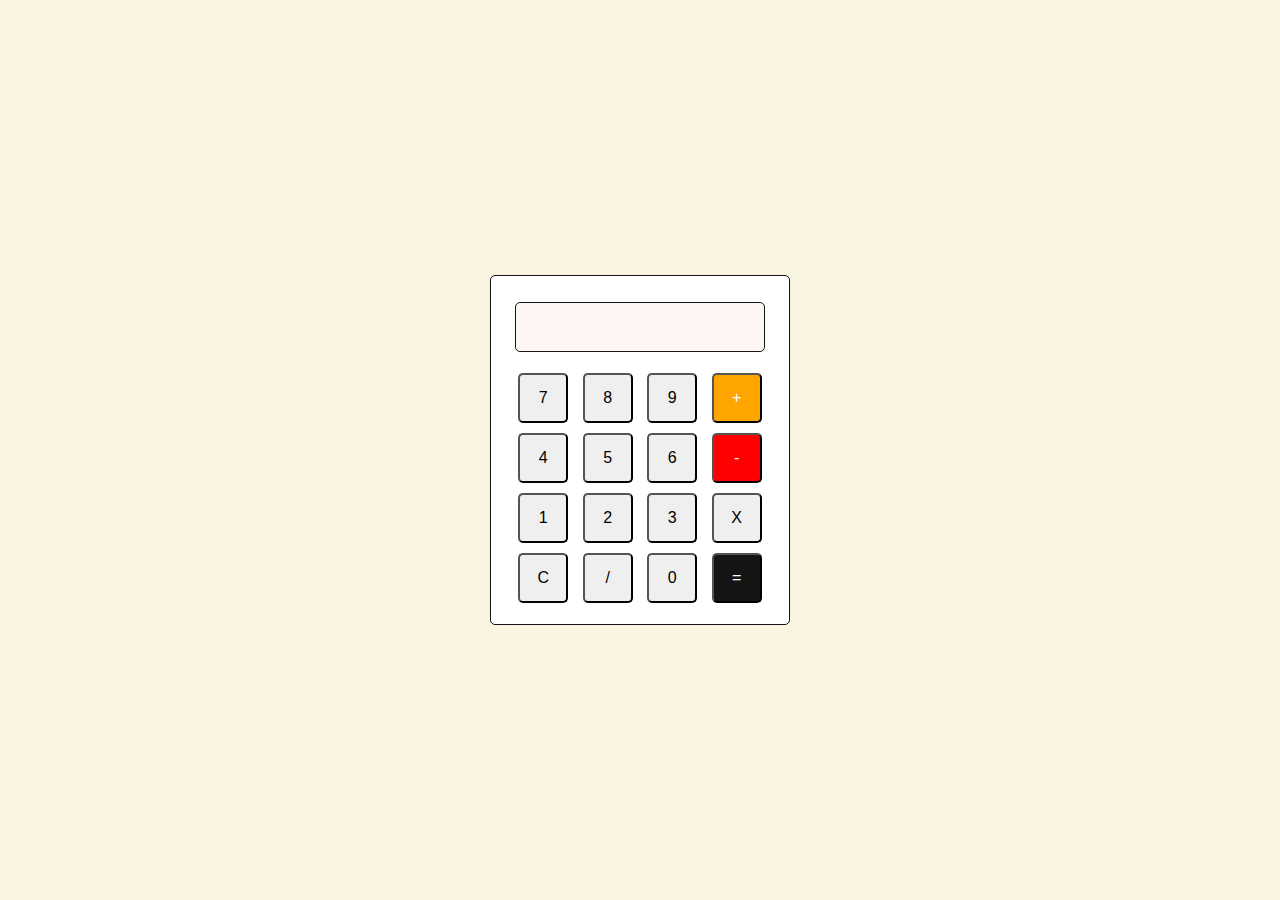
<file: Calculator/index.html>
<!DOCTYPE html>
<html lang="en">

<head>
    <meta charset="UTF-8">
    <meta name="viewport" content="width=device-width, initial-scale=1.0">
    <link rel="stylesheet" href="./style.css">
    <title>Calculator App </title>
</head>

<body>
    <div class="container">
        <form id="cal-form" name="calculator">
            <div class="display">
                <input type="text" name="display" readonly>
            </div>
            <div class="button-group">
                <input type="button" value="7" onclick="calculator.display.value+='7'">
                <input type="button" value="8" onclick="calculator.display.value+='8'">
                <input type="button" value="9" onclick="calculator.display.value+='9'">
                <input type="button" value="+" class="plus" onclick="calculator.display.value+='+'">
                <br>
                <input type="button" value="4" onclick="calculator.display.value+='4'">
                <input type="button" value="5" onclick="calculator.display.value+='5'">
                <input type="button" value="6" onclick="calculator.display.value+='6'">
                <input type="button" value="-" class="minus" onclick="calculator.display.value+='-'">
                <br>
                <input type="button" value="1" onclick="calculator.display.value+='1'">
                <input type="button" value="2" onclick="calculator.display.value+='2'">
                <input type="button" value="3" onclick="calculator.display.value+='3'">
                <input type="button" value="X" onclick="calculator.display.value+='*'">
                <br>
                <input type="button" value="C" onclick="calculator.display.value=''">
                <input type="button" value="/" onclick="calculator.display.value+='/'">
                <input type="button" value="0" onclick="calculator.display.value+='0'">
                <input type="button" value="=" class="equal"
                    onclick="calculator.display.value= eval(calculator.display.value)">

            </div>
        </form>
    </div>
</body>

</html>
</file>
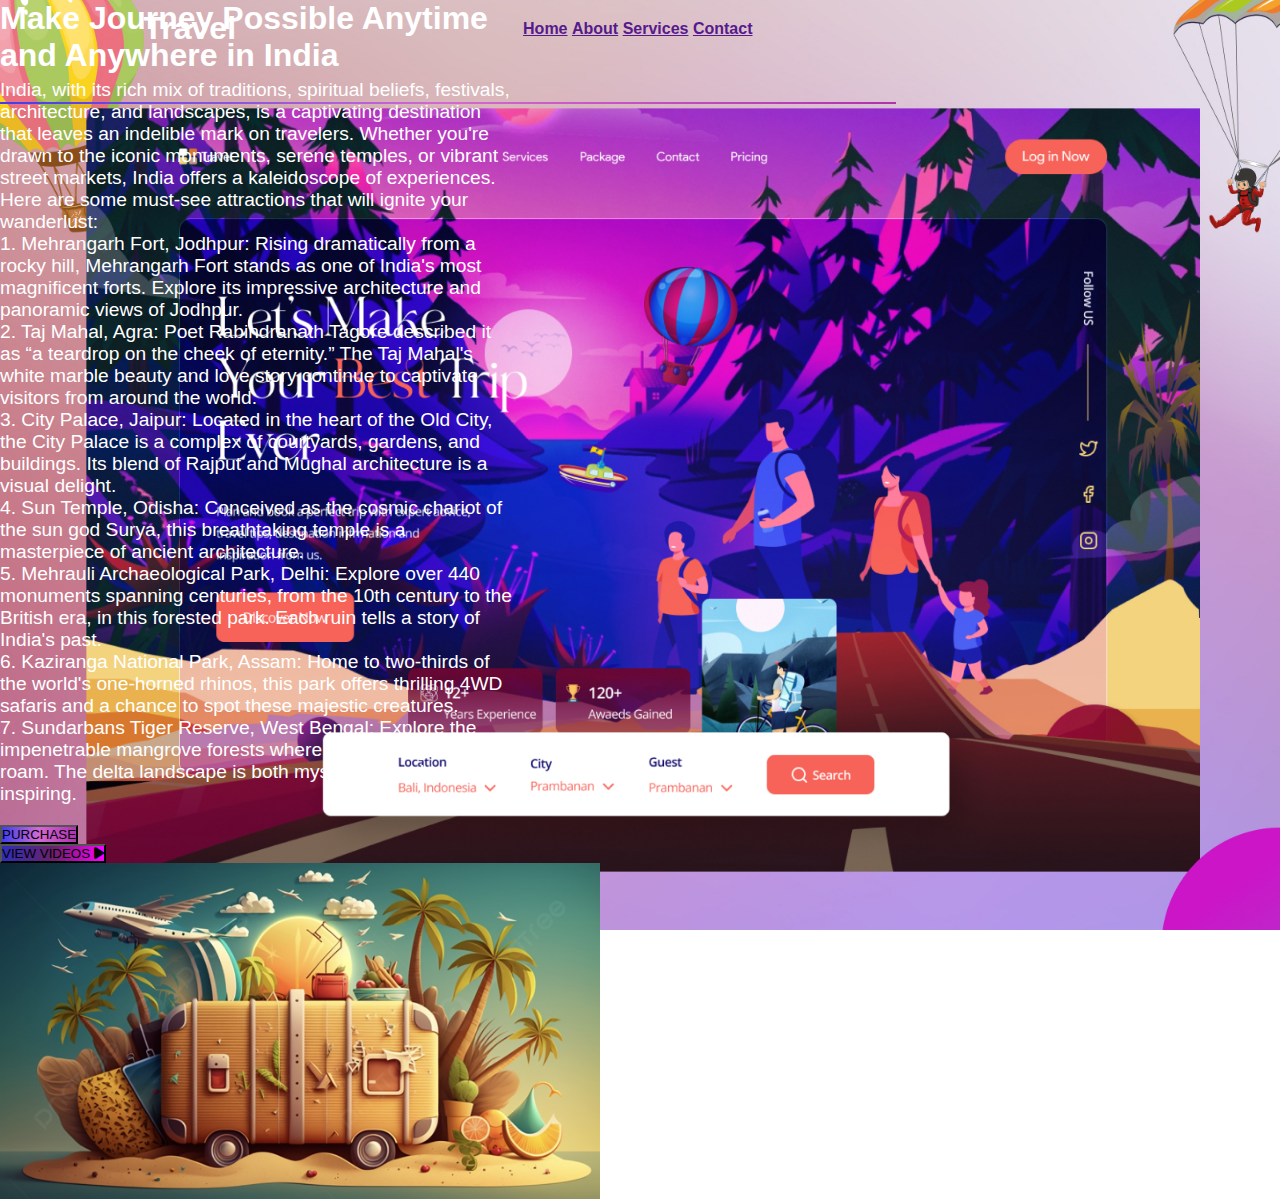
<file: Landing_Page/index.html>
<!DOCTYPE html>
<html lang="en">
<head>
    <meta charset="UTF-8">
    <meta name="viewport" content="width=device-width, initial-scale=1.0">
    <link rel="stylesheet" href="https://cdnjs.cloudflare.com/ajax/libs/font-awesome/6.5.2/css/all.min.css">
    <link rel="stylesheet" href="style.css">
    <title>Travel Website</title>
</head>
<body>
 <nav>
    <div class="logo">
        <h1>Travel</h1>
    </div>
    <div class="links">
       <b><a href="">Home</a></b>
       <b><a href="">About</a></b>
       <b><a href="">Services</a></b>
       <b> <a href="">Contact</a></b>

    </div>
 </nav>
 <Section>
   <div class="content">
    <div class="heading">
        <h1>Make Journey Possible Anytime and Anywhere in India</h1>
        <p>India, with its rich mix of traditions, spiritual beliefs, festivals, architecture, and landscapes, is a captivating 
            destination that leaves an indelible mark on travelers. Whether you're drawn to the iconic monuments, 
            serene temples, or vibrant street markets, India offers a kaleidoscope of experiences. Here are some must-see 
            attractions that will ignite your wanderlust:
<br>            
          1.  Mehrangarh Fort, Jodhpur: Rising dramatically from a rocky hill, Mehrangarh Fort stands as one of India's 
            most magnificent forts. Explore its impressive architecture and panoramic views of Jodhpur.
<br>
          2.  Taj Mahal, Agra: Poet Rabindranath Tagore described it as “a teardrop on the cheek of eternity.” The Taj 
            Mahal's white marble beauty and love story continue to captivate visitors from around the world.
<br>           
          3.  City Palace, Jaipur: Located in the heart of the Old City, the City Palace is a complex of courtyards, gardens,
             and buildings. Its blend of Rajput and Mughal architecture is a visual delight.
<br>
          4.  Sun Temple, Odisha: Conceived as the cosmic chariot of the sun god Surya, this breathtaking temple is a 
             masterpiece of ancient architecture.
<br>                         
          5.  Mehrauli Archaeological Park, Delhi: Explore over 440 monuments spanning centuries, from the 10th century 
             to the British era, in this forested park. Each ruin tells a story of India's past.
<br>
          6.  Kaziranga National Park, Assam: Home to two-thirds of the world's one-horned rhinos, this park offers thrilling 
             4WD safaris and a chance to spot these majestic creatures.
<br>            
          7. Sundarbans Tiger Reserve, West Bengal: Explore the impenetrable mangrove forests where Royal Bengal 
             tigers roam. The delta landscape is both mysterious and awe-inspiring.
             </p>
             <div class="buttons">
                <button>PURCHASE</button>
                <button>VIEW VIDEOS <i class="fa-solid fa-play"></i></button>
             </div>
    </div>
    <div class="image">
        <img src="tour.png" alt="tour">
    </div>
   </div> 
 </Section>
</body>
</html>
</file>
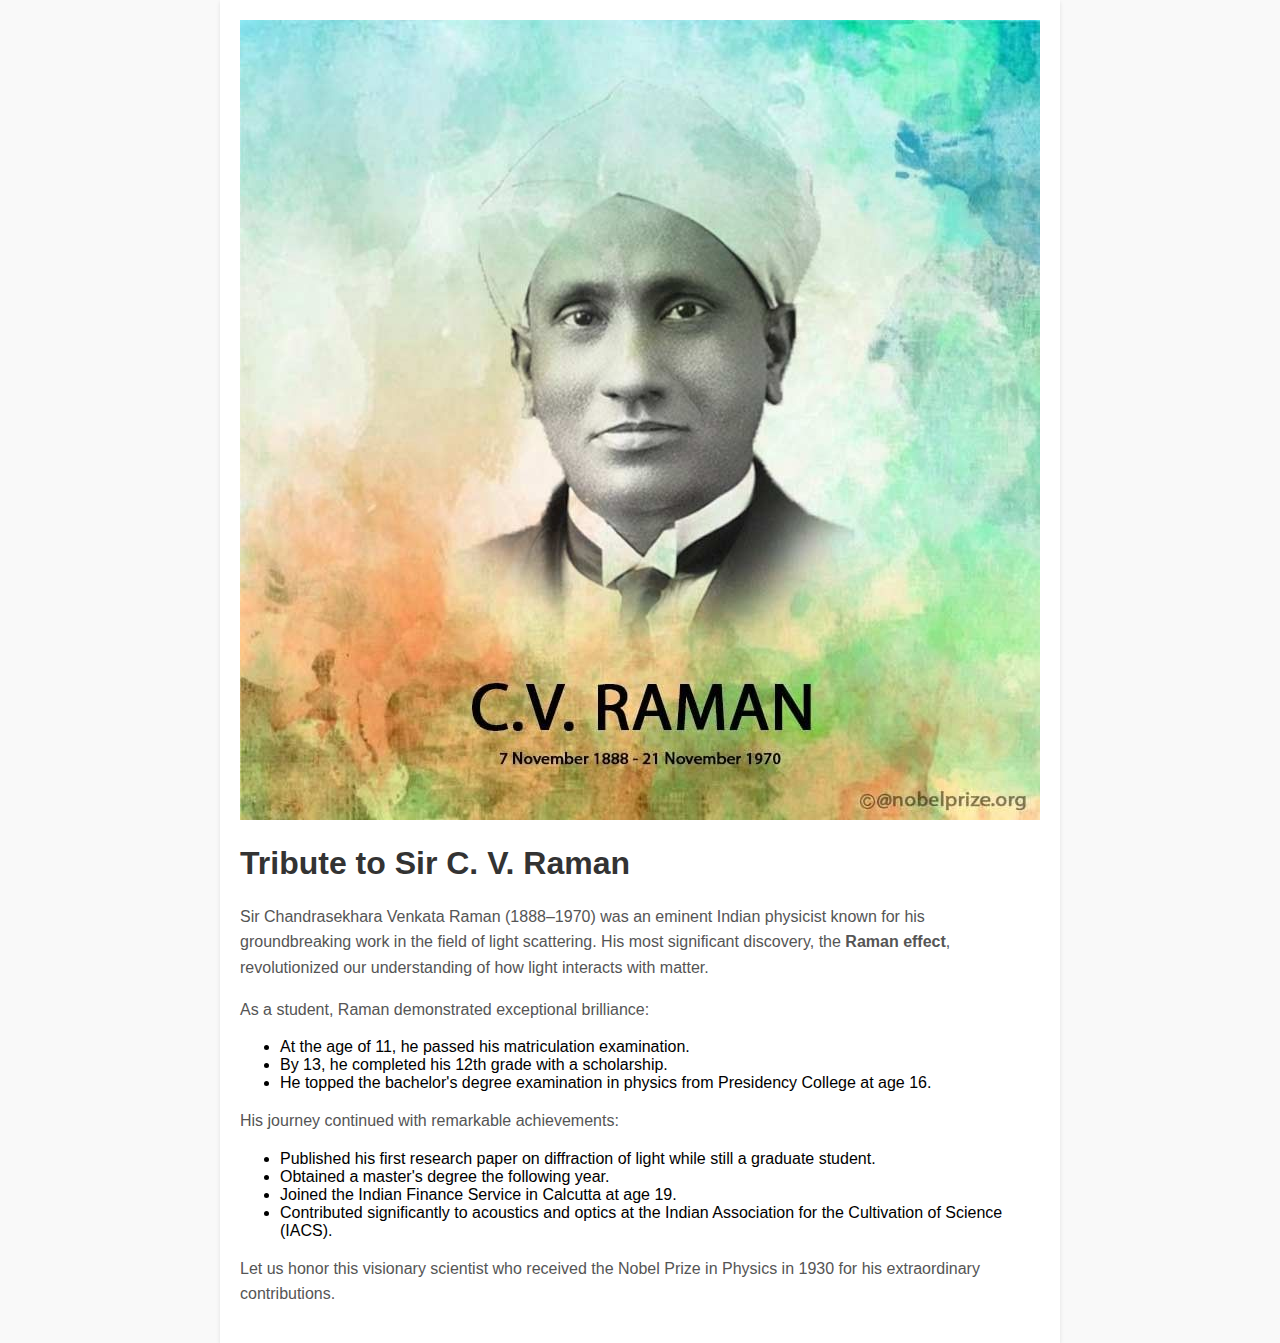
<file: Tribute/index.html>
<!DOCTYPE html>
<html lang="en">
<head>
    <meta charset="UTF-8">
    <meta name="viewport" content="width=device-width, initial-scale=1.0">
    <title>Tribute to Sir C. V. Raman</title>
    <style>
        /* Basic styling */
        body {
            font-family: Arial, sans-serif;
            background-color: #f9f9f9;
            margin: 0;
            padding: 0;
        }
        .container {
            max-width: 800px;
            margin: 0 auto;
            padding: 20px;
            background-color: #ffffff;
            box-shadow: 0 2px 4px rgba(0, 0, 0, 0.1);
        }
        h1 {
            color: #333;
        }
        p {
            font-size: 16px;
            line-height: 1.6;
            color: #555;
        }
    </style>
</head>
<body>
    <div class="container">
        <img src="cv_raman.jpg" alt="Sir C. V. Raman" style="max-width: 100%;">
        <h1>Tribute to Sir C. V. Raman</h1>
        <p>Sir Chandrasekhara Venkata Raman (1888–1970) was an eminent Indian physicist known for his groundbreaking work in the field of light scattering. His most significant discovery, the <strong>Raman effect</strong>, revolutionized our understanding of how light interacts with matter.</p>
        <p>As a student, Raman demonstrated exceptional brilliance:</p>
        <ul>
            <li>At the age of 11, he passed his matriculation examination.</li>
            <li>By 13, he completed his 12th grade with a scholarship.</li>
            <li>He topped the bachelor's degree examination in physics from Presidency College at age 16.</li>
        </ul>
        <p>His journey continued with remarkable achievements:</p>
        <ul>
            <li>Published his first research paper on diffraction of light while still a graduate student.</li>
            <li>Obtained a master's degree the following year.</li>
            <li>Joined the Indian Finance Service in Calcutta at age 19.</li>
            <li>Contributed significantly to acoustics and optics at the Indian Association for the Cultivation of Science (IACS).</li>
        </ul>
        <p>Let us honor this visionary scientist who received the Nobel Prize in Physics in 1930 for his extraordinary contributions.</p>
    </div>
</body>
</html>
</file>
<file: Calculator/style.css>
* {
    padding: 0;
    margin: 0;
    box-sizing: border-box;
    font-family: "Gill Sans", "Gill Sans MT", Calibri, "Trebuchet MS", sans-serif;
  }
  
  .container {
    display: flex;
    flex-direction: column;
    align-items: center;
    justify-content: center;
    height: 100vh;
    background-color: #f8f4e1;
  }
  
  #cal-form {
    border: 1px solid #151515;
    padding: 10px;
    height: 350px;
    width: 300px;
    background-color: #ffffff;
    text-align: center;
    border-radius: 5px;
  }
  
  .display input {
    width: 250px;
    height: 50px;
    border: 1px solid #151515;
    padding: 0px 10px;
    margin: 16px 0px;
    font-size: 16px;
    border-radius: 5px;
    cursor: not-allowed;
    background-color: #fef5f5;
  }
  
  .display input:focus {
    outline: none;
  }
  
  .button-group input[type="button"] {
    width: 50px;
    height: 50px;
    margin: 5px;
    border-radius: 5px;
    cursor: pointer;
    font-size: 16px;
  }
  
  .plus {
    background-color: orange;
    color: white;
  }
  
  .minus {
    background-color: red;
    color: white;
  }
  
  .equal {
    background-color: #151515;
    color: white;
  }
</file>
<file: Landing_Page/style.css>
*{
    margin: 0;
    padding: 0;
    font-family: Arial, Helvetica, sans-serif;
    box-sizing: border-box;
}

body {
    width: 100%;
    height: 100vh;
    background-image: url("web.png");
    background-position: center;
    background-size: cover;
    background-repeat: no-repeat;
    overflow: hidden;
}

nav {
    position: absolute;
    top: 0;
    margin-top: 10px;
    width: 70%;
    height: 10vh;
    display: flex;
    justify-content: space-around;
}

nav .logo h1{
   color: white;
   font-size: 2rem;
}

nav .links{
    margin-top: 10px;
}

nav .linksa{
    color:white;
    text-decoration: none;
    margin-right: 60px;
    font-size: 1.1rem;
    position:relative;
}

nav .links a::before{
    position: absolute;
    content:"";
    width: 100%;
    height: 2.4px;
    bottom: -4px;
    left: 0;
    background: linear-gradient(to right,rgb(62,62,239),rgb(211,105,211),rgb(175,50,175));
    transition: 0.2s linear;
}

nav .links a:hover::before{
    width: 100%;
}

/* Section Starts*/

section{
    width: 100%;
    height: 100%;
}

section .cotent{
    height: auto;
    width: auto;
    display: flex;
    justify-content: space-evenly;
    align-items: center;
}

.content .heading{
    width: 40%;
    color: white;
}

.content .heading h1{
   font-size: 2rem;
   margin-bottom: 5px;
}
.content .heading p{
    font-size: 1.2rem;
}
.content .heading .buttons{
    width:180px;
    margin:20px 0 0;
}
.heading .buttons .button {
    width:180px;
    height:50px;
    color: white;
    font-weight:700;
    border: none;
    outline: none;
    margin-left:20%;
    border-radius:20%;
}


.buttons button:nth-child(1){
    background: linear-gradient(to right,rgb(62,62,239),rgb(211,105,211),rgb(175,50,175));
}

.buttons button:nth-child(2){
    background: linear-gradient(to right,rgb(46,46,185),rgb(105,33,105),rgb(255,0,255));
}
.buttons button:hover{
  scale: 0.95;
}

section .content .image img{
  width: 600px;
}
</file>
